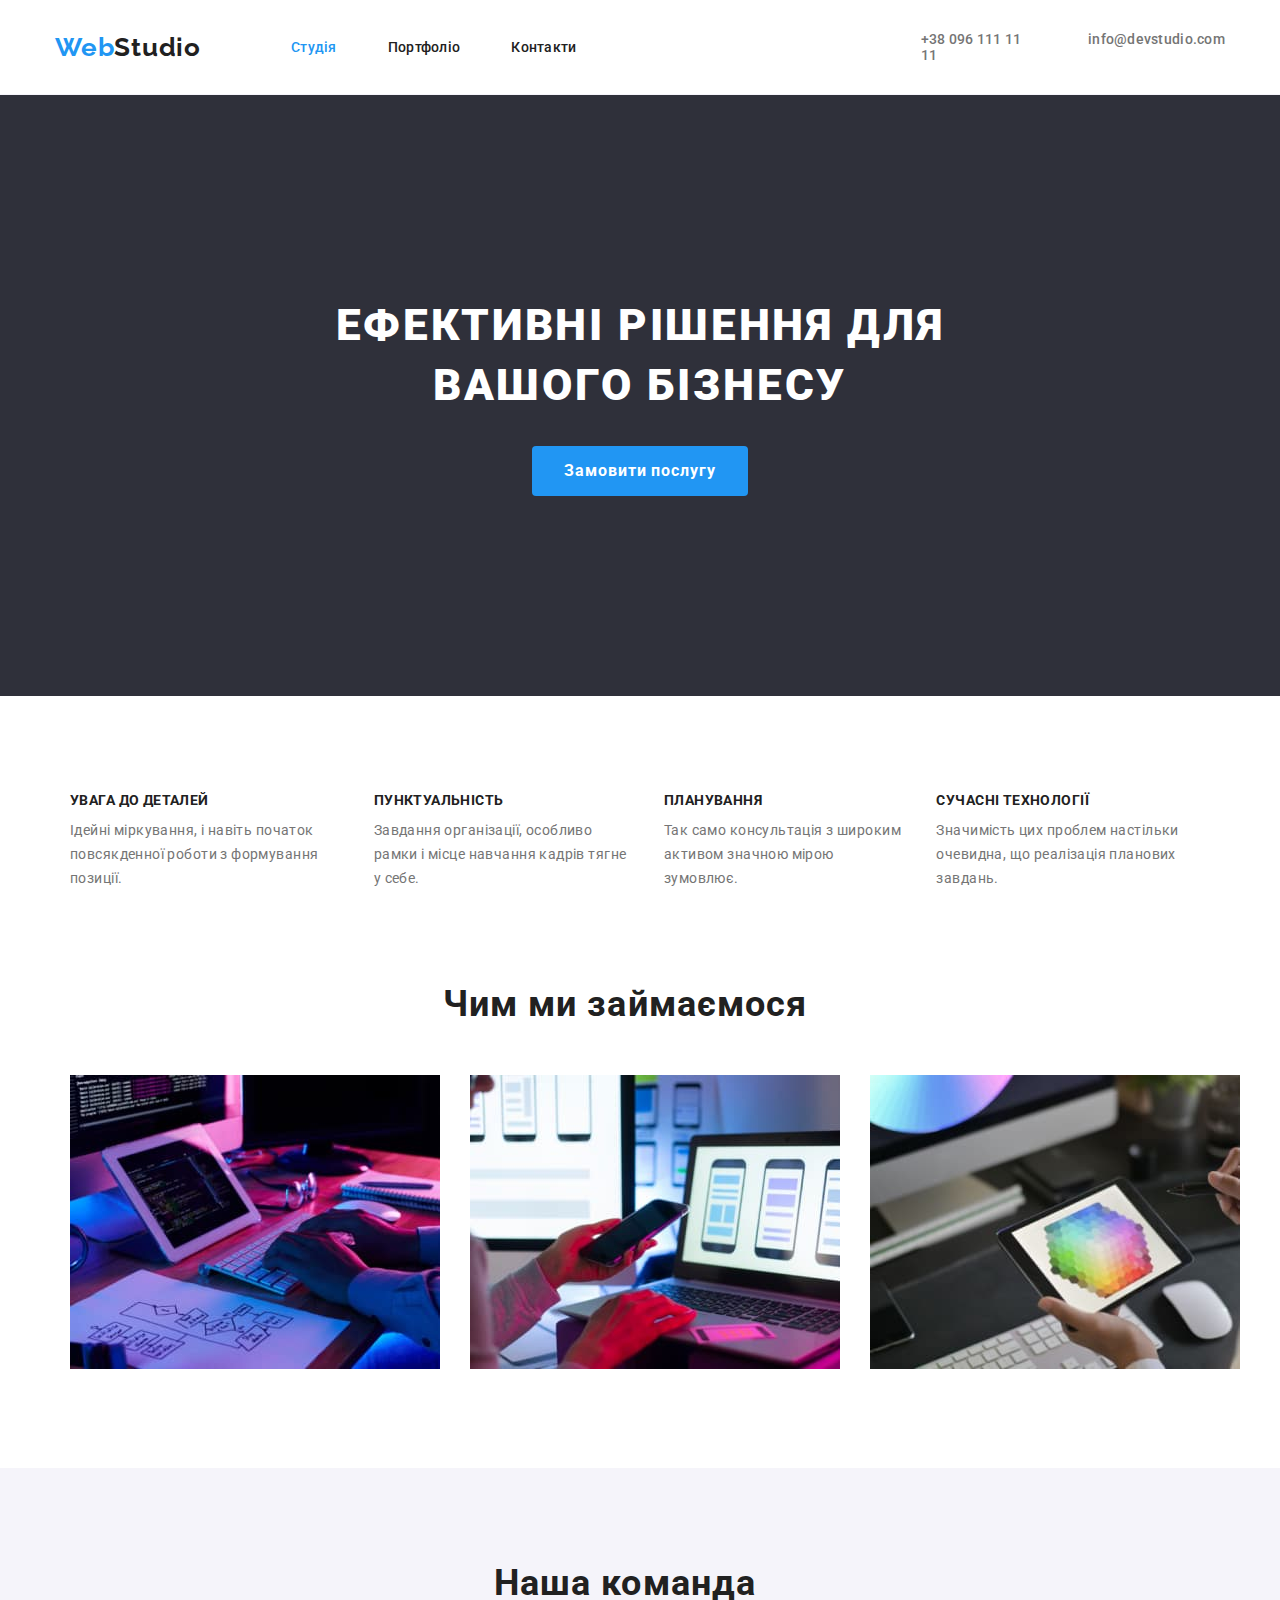
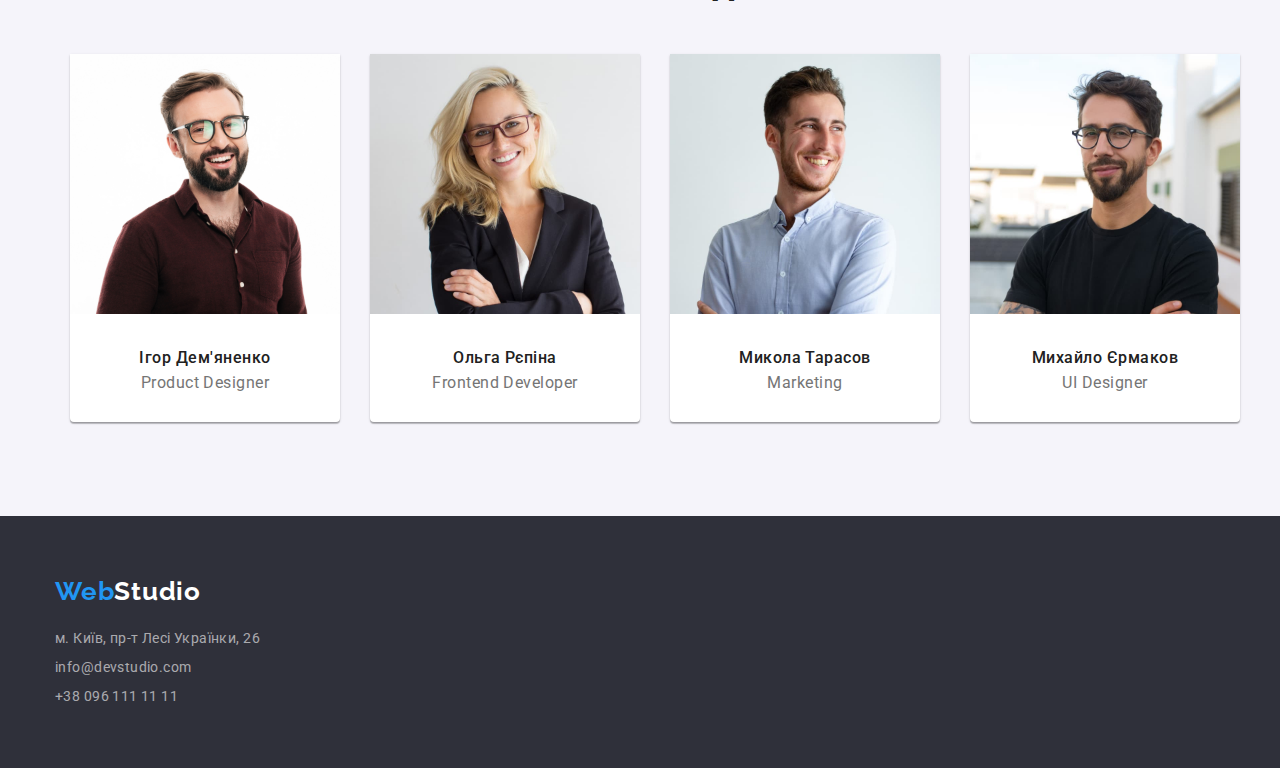
<file: index.html>
<!DOCTYPE html>
<html lang="uk">
  <head>
    <meta charset="UTF-8" />
    <meta http-equiv="X-UA-Compatible" content="IE=edge" />
    <meta name="viewport" content="width=device-width, initial-scale=1.0" />
    <title>Web Studio</title>
    <link rel="preconnect" href="https://fonts.googleapis.com" />
    <link rel="preconnect" href="https://fonts.gstatic.com" crossorigin />
    <link
      href="https://fonts.googleapis.com/css2?family=Raleway:wght@700&family=Roboto:wght@400;500;700;900&display=swap"
      rel="stylesheet"
    />
    <link
      rel="stylesheet"
      href="https://cdnjs.cloudflare.com/ajax/libs/modern-normalize/1.1.0/modern-normalize.css"
    />
    <link rel="stylesheet" href="./css/style.css" />
  </head>
  <body>
    <header class="header-page">
      <div class="conteiner">
        <div class="header-container">
          <a class="link logo" href="./index.html"
            >Web<span class="right-half-head">Studio</span></a
          >
          <div class="header-nav-div">
            <nav class="header-nav">
              <ul class="header-href-ul list">
                <li class="header-href-list">
                  <a
                    class="link header-href-list-a list-active-link"
                    href="./index.html"
                    >Студія</a
                  >
                </li>
                <li class="header-href-list">
                  <a class="link header-href-list-a" href="./portfolio.html"
                    >Портфоліо</a
                  >
                </li>
                <li class="header-href-list">
                  <a class="link header-href-list-a" href="#address"
                    >Контакти</a
                  >
                </li>
              </ul>
            </nav>
          </div>

          <div class="header-adress-div">
            <ul class="header-adress-ul list">
              <li class="header-adress-list">
                <a class="link header-adress-list-a" href="tel:+380961111111"
                  >+38 096 111 11 11</a
                >
              </li>
              <li class="header-adress-list">
                <a
                  class="link header-adress-list-a"
                  href="mailto:info@devstudio.com"
                  >info@devstudio.com</a
                >
              </li>
            </ul>
          </div>
        </div>
      </div>
    </header>

    <main>
      <section class="title">
        <div class="conteiner">
         
            <h1 class="main-title">Ефективні рішення для вашого бізнесу</h1>
         
            <button class="title-button button" type="button">
              Замовити послугу
            </button>
        </div>
         
      </section>
      <section class="second">
        <div class="conteiner">
          
            <ul class="list second-list">
              <li class="second-list-item">
                <h3 class="h3 second-list-title">УВАГА ДО ДЕТАЛЕЙ</h3>
                <p class="second-list-undertitle">
                  Ідейні міркування, і навіть початок повсякденної роботи з
                  формування позиції.
                </p>
              </li>
              <li class="second-list-item">
                <h3 class="h3 second-list-title">ПУНКТУАЛЬНІСТЬ</h3>
                <p class="second-list-undertitle">
                  Завдання організації, особливо рамки і місце навчання кадрів
                  тягне у себе.
                </p>
              </li>
              <li class="second-list-item">
                <h3 class="h3 second-list-title">ПЛАНУВАННЯ</h3>
                <p class="second-list-undertitle">
                  Так само консультація з широким активом значною мірою
                  зумовлює.
                </p>
              </li>
              <li class="second-list-item">
                <h3 class="h3 second-list-title">СУЧАСНІ ТЕХНОЛОГІЇ</h3>
                <p class="second-list-undertitle">
                  Значимість цих проблем настільки очевидна, що реалізація
                  планових завдань.
                </p>
              </li>
            </ul>
        
        </div>
      </section>
      <section class="ourwork">
        <div class="conteiner">
            <h2 class="ourwork-title title-h2">Чим ми займаємося</h2>
            <ul class="list third-list">
              <li class="third-list-item">
                <img
                  class="img thir-list-img"
                  src="./images/first.jpg"
                  alt="sorry("
                  width="370"
                />
              </li>
              <li class="third-list-item">
                <img
                  class="img thir-list-img"
                  src="./images/second.jpg"
                  alt="sorry("
                  width="370"
                />
              </li>
              <li class="third-list-item">
                <img
                  class="img thir-list-img"
                  src="./images/third.jpg"
                  alt="sorry("
                  width="370"
                />
              </li>
            </ul>

        </div>
      </section>
      <section class="ourteam">
          <div class="conteiner">
          
              <h2 class="ourteam-title title-h2">Наша команда</h2>
              <ul class="list ourteam-list">
                <li class="ourteam-list-item">
                  <img
                    class="ourteam-list-img"
                    src="./images/firstguy.jpg"
                    alt="some touter"
                    width="270"
                  />
                  <div class="underimg-div">
                    <h3 class="ourteam-list-title">Ігор Дем'яненко</h3>
                    <p class="ourteam-list-undertitle">Product Designer</p>
                  </div>
                </li>
                <li class="ourteam-list-item">
                  <img
                    class="ourteam-list-img"
                    src="./images/secondguy.jpg"
                    alt="some touter"
                    width="270"
                  />
                  <div class="underimg-div">
                    <h3 class="ourteam-list-title">Ольга Рєпіна</h3>
                    <p class="ourteam-list-undertitle">Frontend Developer</p>
                  </div>
                </li>
                <li class="ourteam-list-item">
                  <img
                    class="ourteam-list-img"
                    src="./images/thirdguy.jpg"
                    alt="some touter"
                    width="270"
                  />
                  <div class="underimg-div">
                    <h3 class="ourteam-list-title">Микола Тарасов</h3>
                    <p class="ourteam-list-undertitle">Marketing</p>
                  </div>
                </li>
                <li class="ourteam-list-item">
                  <img
                    class="ourteam-list-img"
                    src="./images/fifthguy.jpg"
                    alt="some touter"
                    width="270"
                  />
                  <div class="underimg-div">
                    <h3 class="ourteam-list-title">Михайло Єрмаков</h3>
                    <p class="ourteam-list-undertitle">UI Designer</p>
                  </div>
                </li>
              </ul>
            
          </div>
      </section>
    </main>
    <footer class="footer">
      <div class="conteiner">
          <a class="link logo footer-logo" href="/"
            >Web<span class="right-half-foot">Studio</span></a
          >
          <address class="address" id="address">
            <ul class="list address-list">
              <li class="address-list-item">
                <a
                  class="link address-list-item-address"
                  href="https://www.google.com/maps/d/u/0/viewer?mid=10uSM3H-mIU3GznYo2szRIEphczw&hl=en_US&ll=50.428467506908014%2C30.536346862777627&z=15"
                  target="_blank"
                  rel="nofollow noreferrer noopener"
                  >м. Київ, пр-т Лесі Українки, 26</a
                >
              </li>
              <li class="address-list-item">
                <a
                  class="link address-list-item-email"
                  href="mailto:info@devstudio.com"
                  >info@devstudio.com</a
                >
              </li>
              <li class="address-list-item">
                <a class="link address-list-item-phone" href="tel:+380961111111"
                  >+38 096 111 11 11</a
                >
              </li>
            </ul>
          </address>
      </div>
    </footer>
  </body>
</html>
</file>
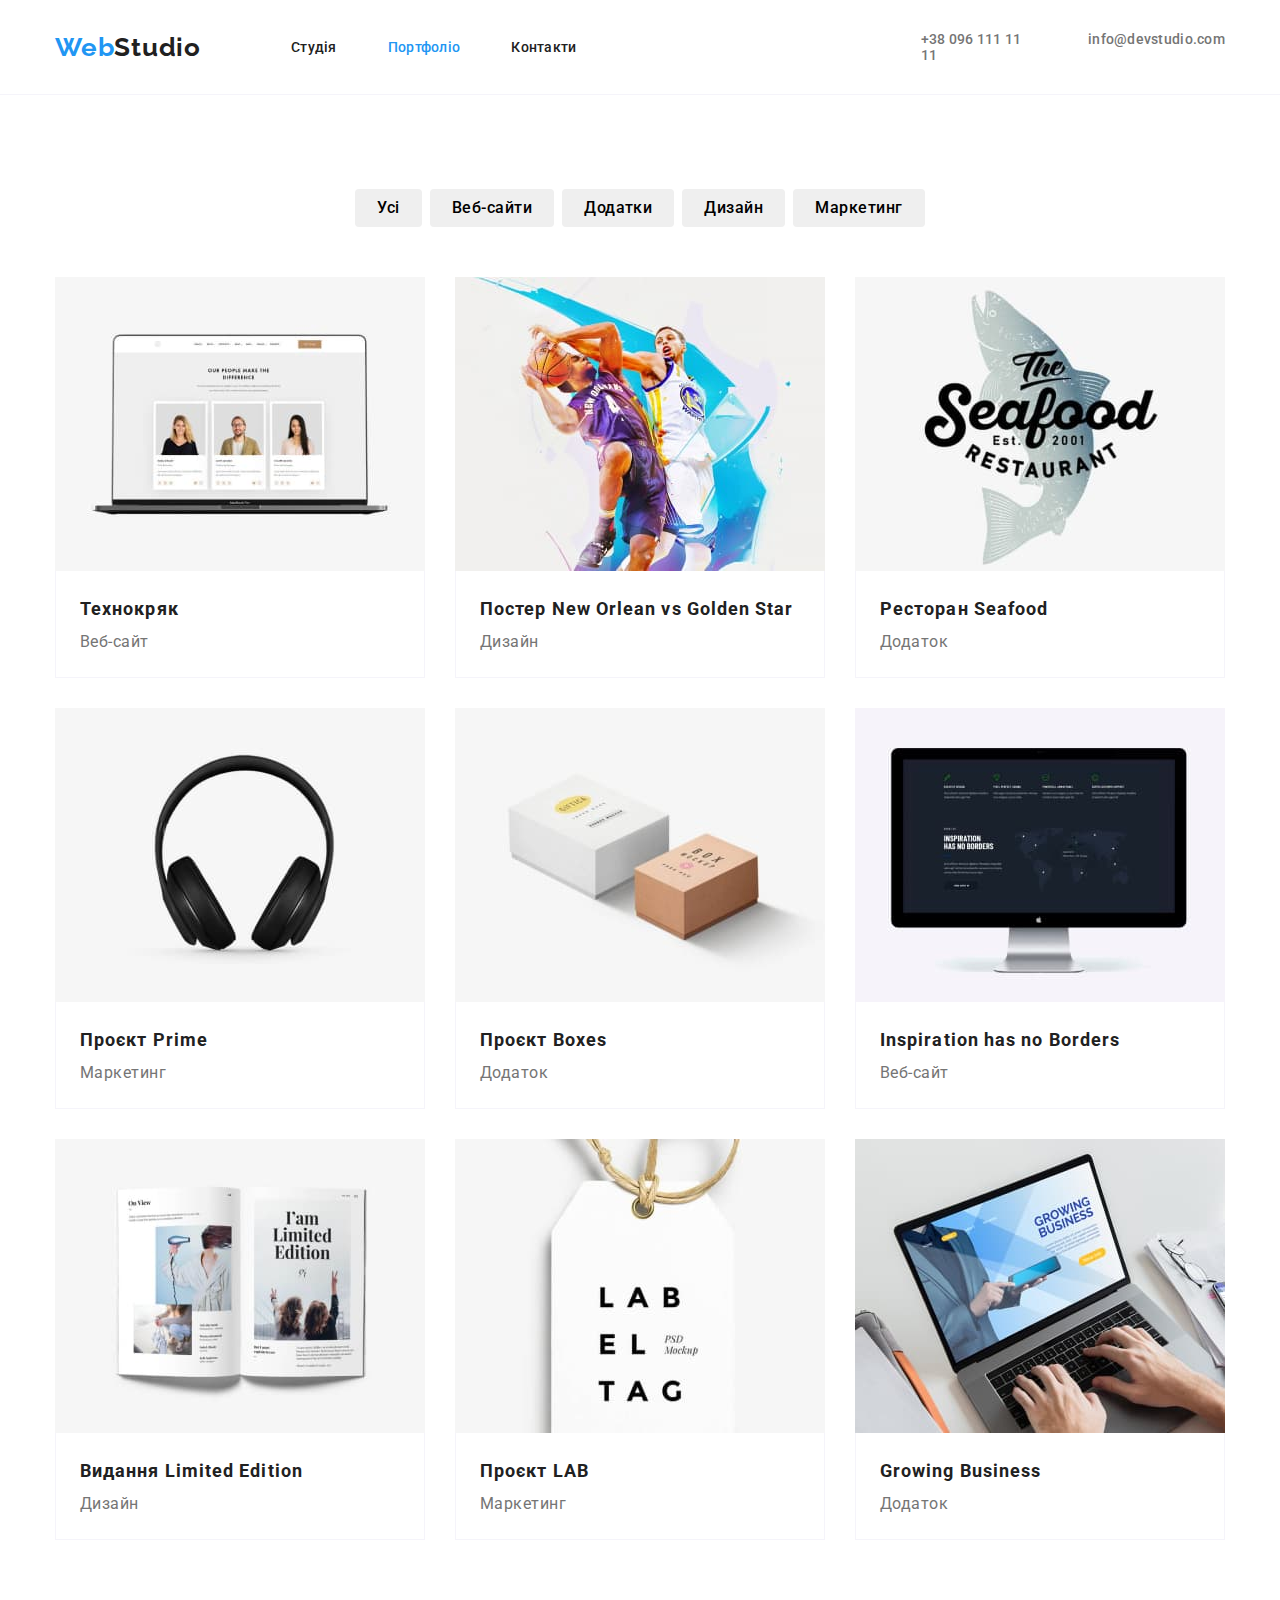
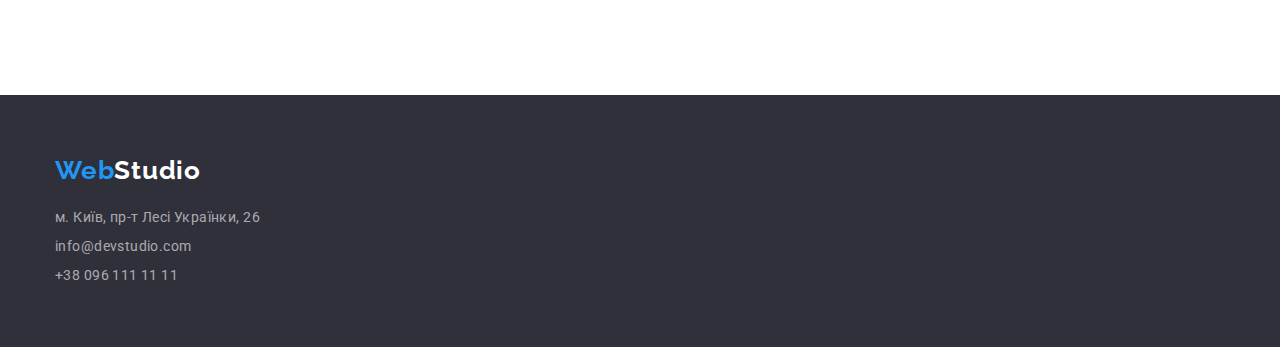
<file: portfolio.html>
<!DOCTYPE html>
<html lang="uk">
  <head>
    <meta charset="UTF-8" />
    <meta http-equiv="X-UA-Compatible" content="IE=edge" />
    <meta name="viewport" content="width=device-width, initial-scale=1.0" />
    <title>Portfolio</title>
    <link rel="preconnect" href="https://fonts.googleapis.com" />
    <link rel="preconnect" href="https://fonts.gstatic.com" crossorigin />
    <link
      href="https://fonts.googleapis.com/css2?family=Raleway:wght@700&family=Roboto:wght@400;500;700;900&display=swap"
      rel="stylesheet"
    />
    <link
      rel="stylesheet"
      href="https://cdnjs.cloudflare.com/ajax/libs/modern-normalize/1.1.0/modern-normalize.css"
    />
    <link rel="stylesheet" href="./css/style.css" />
  </head>
  <body>
    <header class="header-page">
      <div class="conteiner">
        <div class="header-container">
          <a class="link logo header-logo" href="./portfolio.html"
            >Web<span class="right-half-head">Studio</span></a
          >
          <div class="header-nav-div">
            <nav class="header-nav">
              <ul class="header-href-ul list">
                <li class="header-href-list">
                  <a class="link header-href-list-a" href="./index.html"
                    >Студія</a
                  >
                </li>
                <li class="header-href-list">
                  <a
                    class="link header-href-list-a list-active-link"
                    href="./portfolio.html"
                    >Портфоліо</a
                  >
                </li>
                <li class="header-href-list">
                  <a class="link header-href-list-a" href="#address"
                    >Контакти</a
                  >
                </li>
              </ul>
            </nav>
          </div>

          <div class="header-adress-div">
            <ul class="header-adress-ul list">
              <li class="header-adress-list">
                <a class="link header-adress-list-a" href="tel:+380961111111"
                  >+38 096 111 11 11</a
                >
              </li>
              <li class="header-adress-list">
                <a
                  class="link header-adress-list-a"
                  href="mailto:info@devstudio.com"
                  >info@devstudio.com</a
                >
              </li>
            </ul>
          </div>
        </div>
      </div>
    </header>

    <main>
      <section class="main-section">
        <div class="conteiner">
            <h1 class="hiden-title">наші роботи</h1>
            
              <ul class="list buttons-list">
                <li class="buttons-list-item">
                  <button class="button buttons-list-item-button" type="button">
                    Усі
                  </button>
                </li>
                <li class="buttons-list-item">
                  <button class="button buttons-list-item-button" type="button">
                    Веб-сайти
                  </button>
                </li>
                <li class="buttons-list-item">
                  <button class="button buttons-list-item-button" type="button">
                    Додатки
                  </button>
                </li>
                <li class="buttons-list-item">
                  <button class="button buttons-list-item-button" type="button">
                    Дизайн
                  </button>
                </li>
                <li class="buttons-list-item">
                  <button class="button buttons-list-item-button" type="button">
                    Маркетинг
                  </button>
                </li>
              </ul>
           

            <ul class="list projects-list">
              <li class="projects-list-item">
                <a class="link" href="#">
                  <img
                    class="img projects-list-item-img"
                    src="./images/технокряк.jpg"
                    alt="технокряк"
                    width="370"
                  />
                  <div class="underimg">
                    <h2 class="projects-list-item-h3">Технокряк</h2>
                    <p class="projects-list-item-undertitle">Веб-сайт</p>
                  </div>
                </a>
              </li>
              <li class="projects-list-item">
                <a class="link" href="#">
                  <img
                    class="img projects-list-item-img"
                    src="./images/постер_new_orlean.jpg"
                    alt=" Постер Новий Орлеан проти Золота Зірка"
                    width="370"
                  />
                  <div class="underimg">
                    <h2 class="projects-list-item-h3">
                      Постер New Orlean vs Golden Star
                    </h2>
                    <p class="projects-list-item-undertitle">Дизайн</p>
                  </div>
                </a>
              </li>
              <li class="projects-list-item">
                <a class="link" href="#">
                  <img
                    class="img projects-list-item-img"
                    src="./images/seafood.jpg"
                    alt="ресторан морепробуктів"
                    width="370"
                  />
                  <div class="underimg">
                    <h2 class="projects-list-item-h3">Ресторан Seafood</h2>
                    <p class="projects-list-item-undertitle">Додаток</p>
                  </div>
                </a>
              </li>
              <li class="projects-list-item">
                <a class="link" href="#">
                  <img
                    class="img projects-list-item-img"
                    src="./images/prime.jpg"
                    alt="Проєкт Основа"
                    width="370"
                  />
                  <div class="underimg">
                    <h2 class="projects-list-item-h3">Проєкт Prime</h2>
                    <p class="projects-list-item-undertitle">Маркетинг</p>
                  </div>
                </a>
              </li>
              <li class="projects-list-item">
                <a class="link" href="#">
                  <img
                    class="img projects-list-item-img"
                    src="./images/boxes.jpg"
                    alt="Проєкт коробки"
                    width="370"
                  />
                  <div class="underimg">
                    <h2 class="projects-list-item-h3">Проєкт Boxes</h2>
                    <p class="projects-list-item-undertitle">Додаток</p>
                  </div>
                </a>
              </li>
              <li class="projects-list-item">
                <a class="link" href="#">
                  <img
                    class="img projects-list-item-img"
                    src="./images/inspiration.jpg"
                    alt="творчість без обмежень"
                    width="370"
                  />
                  <div class="underimg">
                    <h2 class="projects-list-item-h3">
                      Inspiration has no Borders
                    </h2>
                    <p class="projects-list-item-undertitle">Веб-сайт</p>
                  </div>
                </a>
              </li>
              <li class="projects-list-item">
                <a class="link" href="#">
                  <img
                    class="img projects-list-item-img"
                    src="./images/limited_edition.jpg"
                    alt="Видання максимальних версій"
                    width="370"
                  />
                  <div class="underimg">
                    <h2 class="projects-list-item-h3">
                      Видання Limited Edition
                    </h2>
                    <p class="projects-list-item-undertitle">Дизайн</p>
                  </div>
                </a>
              </li>
              <li class="projects-list-item">
                <a class="link" href="#">
                  <img
                    class="img projects-list-item-img"
                    src="./images/lab.jpg"
                    alt="Проєкт ЛАБ"
                    width="370"
                  />
                  <div class="underimg">
                    <h2 class="projects-list-item-h3">Проєкт LAB</h2>
                    <p class="projects-list-item-undertitle">Маркетинг</p>
                  </div>
                </a>
              </li>
              <li class="projects-list-item">
                <a class="link" href="#">
                  <img
                    class="img projects-list-item-img"
                    src="./images/growing_business.jpg"
                    alt="ріст бізнесу"
                    width="370"
                  />
                  <div class="underimg">
                    <h2 class="projects-list-item-h3">Growing Business</h2>
                    <p class="projects-list-item-undertitle">Додаток</p>
                  </div>
                </a>
              </li>
            </ul>
         
        </div>
      </section>
    </main>
    <footer class="footer">
      <div class="conteiner">
          <a class="link logo footer-logo" href="./portfolio.html"
            >Web<span class="right-half-foot">Studio</span></a
          >
          <address class="address" id="address">
            <ul class="list address-list">
              <li class="address-list-item">
                <a
                  class="link address-list-item-address"
                  href="https://www.google.com/maps/d/u/0/viewer?mid=10uSM3H-mIU3GznYo2szRIEphczw&hl=en_US&ll=50.428467506908014%2C30.536346862777627&z=15"
                  target="_blank"
                  rel="nofollow noreferrer noopener"
                  >м. Київ, пр-т Лесі Українки, 26</a
                >
              </li>
              <li class="address-list-item">
                <a
                  class="link address-list-item-email"
                  href="mailto:info@devstudio.com"
                  >info@devstudio.com</a
                >
              </li>
              <li class="address-list-item">
                <a class="link address-list-item-phone" href="tel:+380961111111"
                  >+38 096 111 11 11</a
                >
              </li>
            </ul>
          </address>
      </div>
    </footer>
  </body>
</html>
</file>
<file: css/style.css>
:root {
  --font-size: 14px;
  --title-color: #212121;
  --background-color: #2f303a;
  --main-font-color: #2196f3;
  --white-color: #ffffff;
  --font-color-address: rgba(255, 255, 255, 0.6);
  --undertitle-font-color: #757575;
}
h1,
h2,
h3,
p,
ul,
li {
  margin: 0;
  padding: 0;
}
body {
  font-family: "Roboto", sans-serif;
  color: var(--title-color);
}
.conteiner {
  width: 1200px;
  padding: 0 15px;
  margin: 0 auto;
}
.link {
  text-decoration: none;
  color: var(--title-color);
}
.button {
  font-family: inherit;
  cursor: pointer;
  border: 0px;
}
.list {
  list-style: none;
}
/*header-------------------------------*/
.header-page {
  border-bottom: 1px solid #f5f4fa;
}

.logo {
  font-family: "Raleway", sans-serif;
  font-weight: 700;
  font-size: 26px;
  line-height: calc(31 / 26);
  letter-spacing: 0.03em;
  color: var(--main-font-color);
}
.right-half-head {
  color: var(--title-color);
}
.right-half-foot {
  color: var(--white-color);
}
.header-href-list-a {
  font-weight: 500;
  font-size: var(--font-size);
  line-height: calc(16 / 14);
  letter-spacing: 0.02em;
}
.list-active-link {
  color: var(--main-font-color);
}



.header-container {
  display: flex;
  align-items: center;
}
.header-href-ul {
  display: flex;
  margin-left: 90px;
}
.header-adress-ul {
  display: flex;
}
.header-adress-div {
  margin-left: 344px;
}
.header-href-list-a {
  display:inline-block;
  padding-top: 31px;
  padding-bottom: 31px;
}
.header-href-list:not(:first-child) {
  margin-left: 51px;
}
.header-adress-list:not(:first-child) {
  margin-left: 50px;
}

.header-adress-list-a {
  font-weight: 500;
  font-size: var(--font-size);
  line-height: calc(16 / 14);
  letter-spacing: 0.02em;
  color: var(--undertitle-font-color);
  display:inline-block;
  padding-top: 31px;
  padding-bottom: 31px;

}

.header-adress-list-a:hover,
.header-adress-list-a:focus {
  color: var(--main-font-color);
}
.header-href-list-a:hover,
.header-href-list-a:focus {
  color: var(--main-font-color);
}

/* end header------------------------------*/
/*main----------------------------------*/


.title {
  background: var(--background-color);
  padding-top: 200px;
  padding-bottom: 200px;
  display: flex;
  justify-content: center;
  text-align: center;

}
.hiden-title {
  position: absolute;
  top: -9999px;
  left: -9999px;
}

.main-title {
  font-weight: 900;
  font-size: 44px;
  line-height: calc(60 / 44);
  text-align: center;
  letter-spacing: 0.06em;
  text-transform: uppercase;
  color: var(--white-color);
  width: 696px;
  margin: 0 auto;
}

.title-button {
  font-weight: 700;
  font-size: 16px;
  line-height: calc(30 / 16);
  align-items: center;
  letter-spacing: 0.06em;
  color: var(--white-color);
  border-radius: 4px;
  background-color: var(--main-font-color);
  width: 216px;
  height: 50.25px;
  text-align: center;
  display: inline-flex;
  align-items: center;
  justify-content: center;
  margin-top: 31px;
}

.second{
  padding-top:96px;
  padding-bottom: 93px;
  margin-left: -30px;

}
/*.conteinre-second-list {
  padding-top: 88px;
  padding-bottom: 94px;
  margin-left: -30px;
}*/
.second-list {
  display: flex;
}

.second-list-item {
  width: (100% - 30px) / 4;
  margin-left: 30px;
}

.second-list-title {
  font-size: var(--font-size);
  line-height: calc(16 / 14);
  letter-spacing: 0.03em;
  text-transform: uppercase;
  color: var(--title-color);
  padding-bottom: 10px;
}
.second-list-undertitle {
  font-size: var(--font-size);
  line-height: calc(24 / 14);
  letter-spacing: 0.03em;
  color: var(--undertitle-font-color);
}
.title-h2 {
  font-size: 36px;
  line-height: calc(42 / 36);
  text-align: center;
  letter-spacing: 0.03em;

}
.third-list {
  display: flex;
  margin-top: 50px;
}
.ourwork{
  margin-left: -30px;
  padding-bottom: 94px;
}

.third-list-item {
  margin-left: 30px;
}



.ourteam {
  background: #f5f4fa;
  padding-top: 94px;
  margin-left: -30px;
  padding-bottom: 94px;
}
.ourteam-title{
  margin-bottom: 50px;
}
.ourteam-list {
  display: flex;
}
.ourteam-list-item {
  margin-left: 30px;
  box-shadow: 0px 1px 3px rgba(0, 0, 0, 0.12), 0px 1px 1px rgba(0, 0, 0, 0.14),
    0px 2px 1px rgba(0, 0, 0, 0.2);
  border-radius: 0px 0px 4px 4px;
  background-color: var(--white-color);
}
.underimg-div {
  padding: 30px;
}

.ourteam-list-title {
  font-weight: 500;
  font-size: 16px;
  line-height: calc(19 / 16);
  text-align: center;
  letter-spacing: 0.03em;
  margin-bottom: 6px;
}
.ourteam-list-undertitle {
  font-size: 16px;
  line-height: calc(19 / 16);
  text-align: center;
  letter-spacing: 0.03em;
  color: var(--undertitle-font-color);
}
/*footer--------------------------*/
.footer {
  background-color: var(--background-color);
  padding-top: 60px;
  padding-bottom: 60px;
}
.footer-logo{
  margin-bottom: 19px;
  display: inline-block;
}
.address-list-item:not(:first-child) {
  padding-top: 5px;
}

.address-list-item-address {
  font-weight: 400;
  font-size: var(--font-size);
  font-style: normal;
  line-height: calc(24 / 14);
  letter-spacing: 0.03em;
  color: var(--font-color-address);
}
.address-list-item-email {
  font-weight: 400;
  font-size: var(--font-size);
  font-style: normal;
  line-height: calc(24 / 14);
  letter-spacing: 0.03em;
  color: var(--font-color-address);
}
.address-list-item-phone {
  font-weight: 400;
  font-size: var(--font-size);
  font-style: normal;
  line-height: calc(24 / 14);
  letter-spacing: 0.03em;
  color: var(--font-color-address);
}
.address-list-item-address:hover,
.address-list-item-address:focus {
  color: var(--white-color);
}
.address-list-item-email:hover,
.address-list-item-email:focus {
  color: var(--white-color);
}
.address-list-item-phone:hover,
.address-list-item-phone:focus {
  color: var(--white-color);
}
/*the end of footer*/

/*second page-----------------*/
.buttons-list-item-button {
  font-weight: 500;
  font-size: 16px;
  line-height: calc(26 / 16);
  letter-spacing: 0.03em;
  display: inline-block;
  padding: 6px 22px;
  border: 0px;
  text-align: center;
  border-radius: 4px;
}
.buttons-list-item-button:hover,
.buttons-list-item-button:focus {
  color: var(--white-color);
  background-color: var(--main-font-color);
  box-shadow: 0px 3px 1px rgba(0, 0, 0, 0.1), 0px 1px 2px rgba(0, 0, 0, 0.08),
  0px 2px 2px rgba(0, 0, 0, 0.12);
}
.main-section{
  padding-top: 94px;
  padding-bottom: 155px;
}
.buttons-list {
  display: flex;
  justify-content: center;
  margin-bottom: 50px;
}
.buttons-list-item:not(:first-child) {
  margin-left: 8px;
}
.projects-list {
  display: flex;
  flex-wrap: wrap;
  gap: 30px 30px;
}

.projects-list-item-h3 {
  font-size: 18px;
  line-height: calc(36 / 18);
  letter-spacing: 0.06em;
}
.projects-list-item-img{
  display: block;
}
.underimg {
  padding-left: 24px;
  padding-top: 20px;
  padding-bottom: 20px;
  border-bottom: 1px solid #f5f4fa;
  border-left: 1px solid #f5f4fa;
  border-right: 1px solid #f5f4fa;
}

.projects-list-item-undertitle {
  font-size: 16px;
  line-height: calc(30 / 16);
  letter-spacing: 0.03em;
  color: var(--undertitle-font-color);
}
</file>
